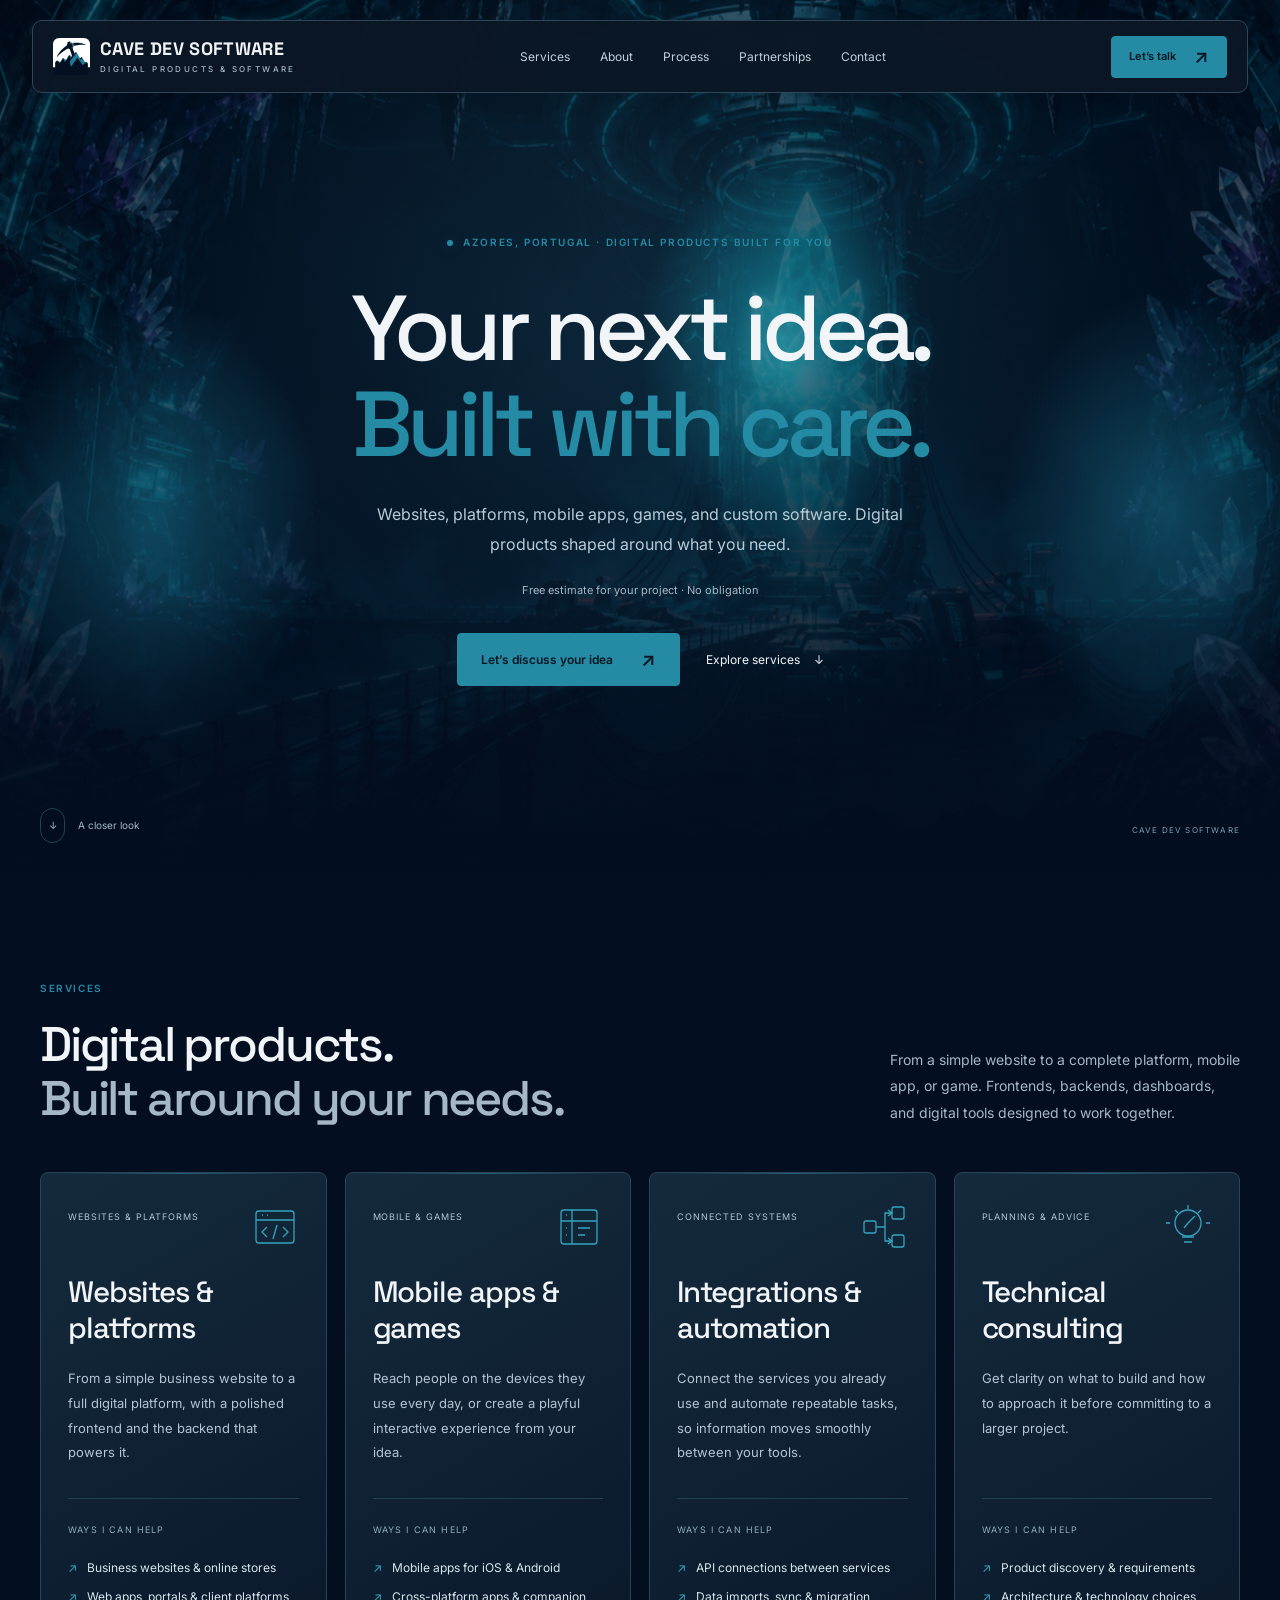
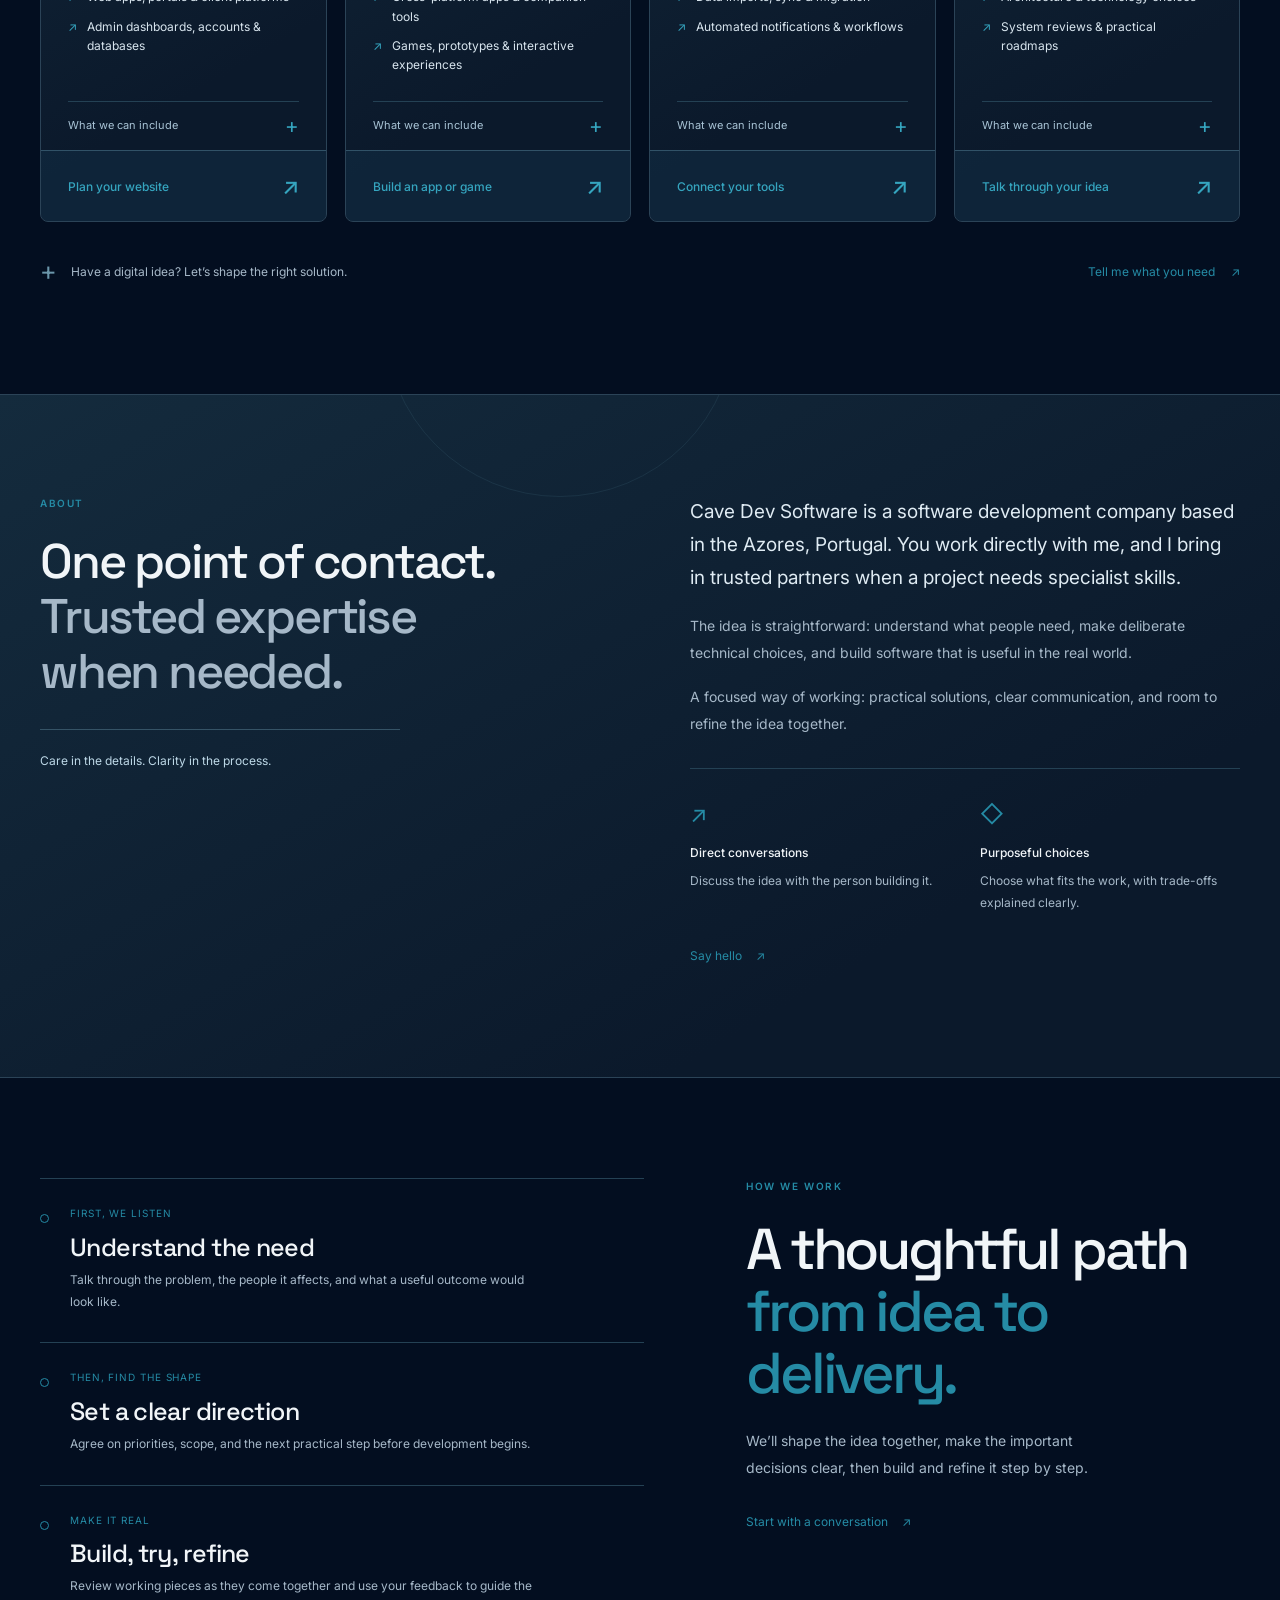
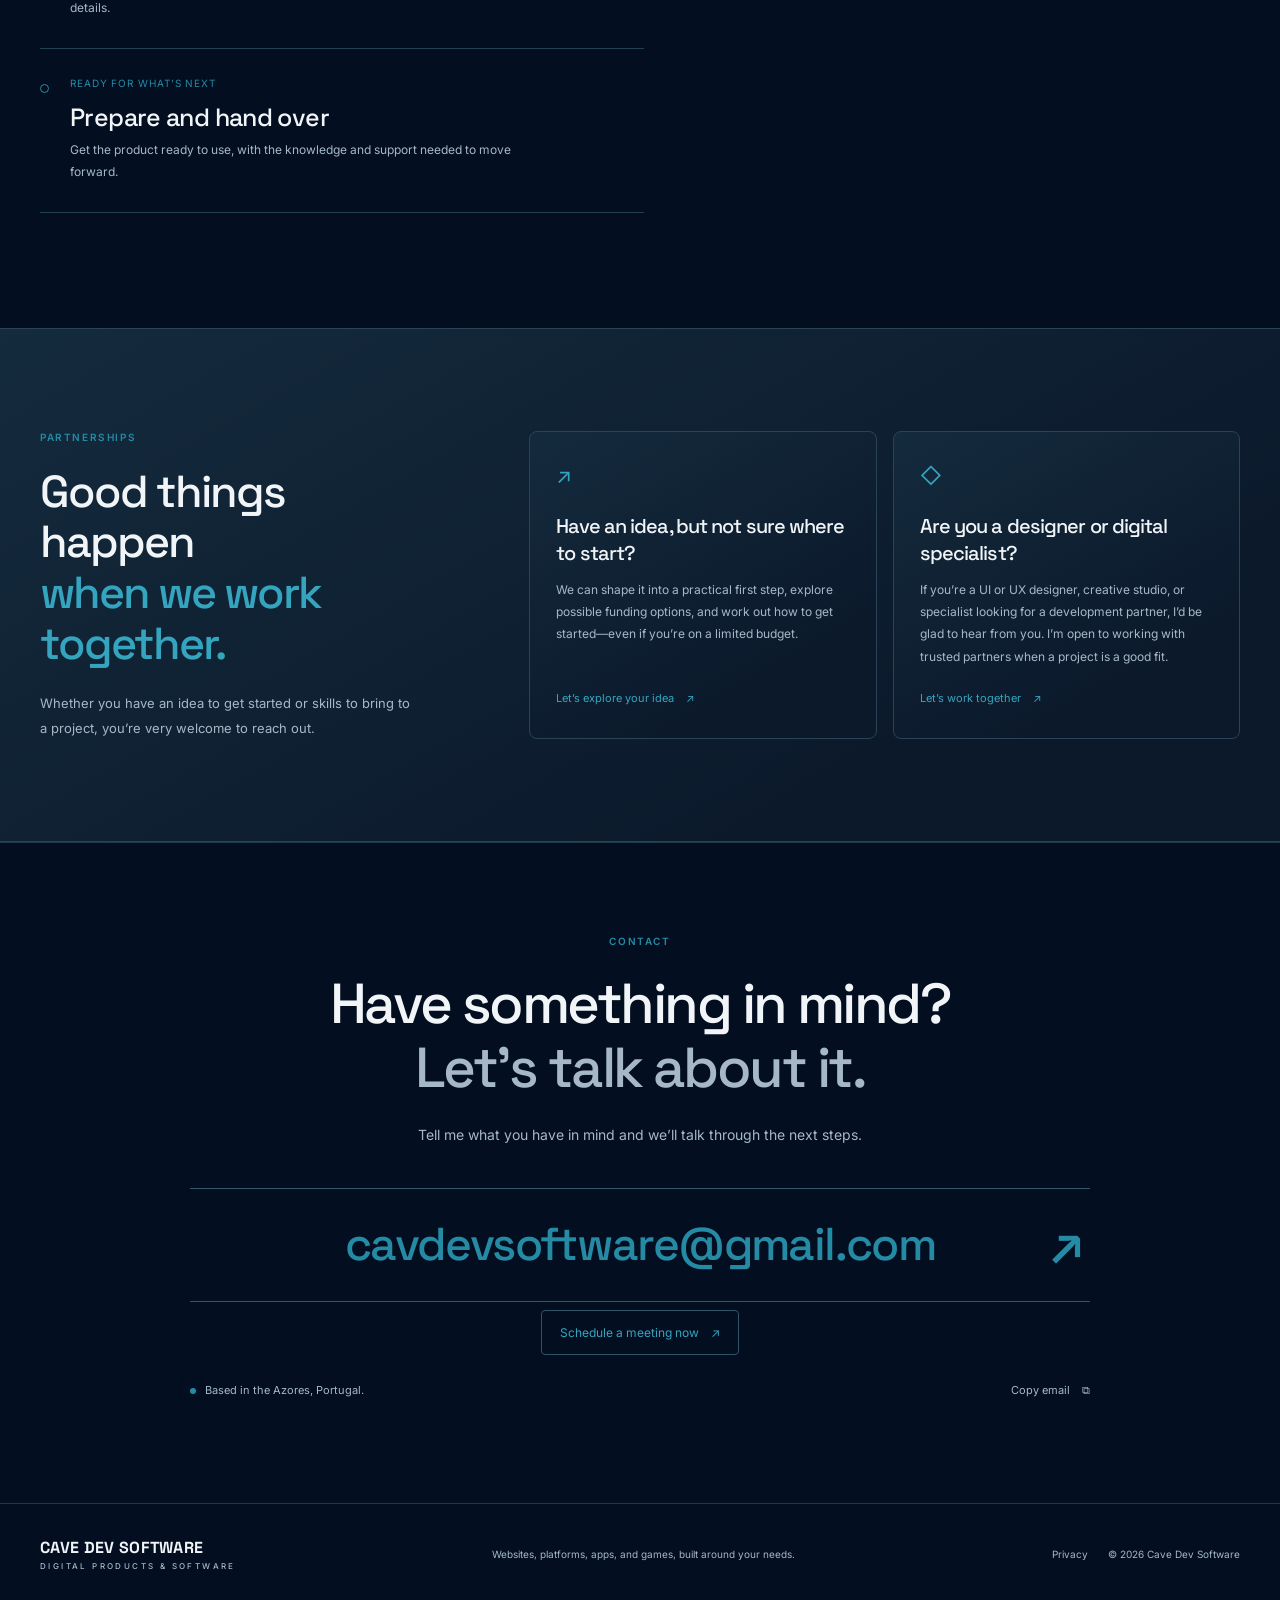
<file: index.html>
<!doctype html>
<html lang="en">
<head>
  <!-- Google Tag Manager -->
  <script async src="https://www.googletagmanager.com/gtm.js?id=GTM-WF3DTVF8"></script>
  <script>
    window.dataLayer = window.dataLayer || [];
    function gtag(){dataLayer.push(arguments);}
    gtag('js', new Date());
  </script>
  <!-- End Google Tag Manager -->
  <meta charset="utf-8">
  <meta name="viewport" content="width=device-width, initial-scale=1">
  <title>Cave Dev Software — Digital products built for you</title>
  <meta name="google-site-verification" content="AxSLtosupy99NXJg2mV-W5s4dvNe88Ine1-mh5pL6Ow" />
  <meta name="description" content="Websites, platforms, mobile apps, and games, built around your needs. Based in the Azores, Portugal.">
  <meta name="theme-color" content="#07111d">
  <link rel="canonical" href="https://cavedevsoftware.github.io/">
  <meta property="og:type" content="website">
  <meta property="og:title" content="Cave Dev Software — Digital products built for you">
  <meta property="og:description" content="Websites, platforms, mobile apps, and games, built around your needs. Based in the Azores, Portugal.">
  <meta property="og:url" content="https://cavedevsoftware.github.io/">
  <meta property="og:locale" content="en_GB">
  <meta property="og:image" content="https://cavedevsoftware.github.io/assets/logo.png">
  <meta name="twitter:card" content="summary">
  <link rel="icon" href="https://cavedevsoftware.github.io/assets/logo.png" type="image/png" sizes="512x512">
  <link rel="preconnect" href="https://fonts.googleapis.com">
  <link rel="preconnect" href="https://fonts.gstatic.com" crossorigin>
  <link href="https://fonts.googleapis.com/css2?family=Inter:wght@400;500;600;700&family=Space+Grotesk:wght@400;500;600;700&display=swap" rel="stylesheet">
  <link rel="stylesheet" href="assets/styles.css">
  <script type="application/ld+json">{"@context":"https://schema.org","@type":"Organization","name":"Cave Dev Software","url":"https://cavedevsoftware.github.io/","email":"cavdevsoftware@gmail.com","logo":"https://cavedevsoftware.github.io/assets/logo.png"}</script>
  <script src="assets/main.js" defer></script>
</head>
<body>
  <div class="reading-progress" aria-hidden="true"><span></span></div>
  <a class="skip-link" href="#main">Skip to content</a>
  <header class="site-header">
    <a href="#top" class="brand" aria-label="Cave Dev Software — Home">
      <img src="assets/logo.png" width="48" height="48" alt="">
      <span>CAVE DEV SOFTWARE<small>DIGITAL PRODUCTS & SOFTWARE</small></span>
    </a>
    <button id="menu-toggle" class="menu-toggle" aria-controls="site-navigation" aria-expanded="false" type="button" hidden>Menu <span aria-hidden="true">☰</span></button>
    <nav id="site-navigation" aria-label="Main navigation">
      <a href="#services">Services</a><a href="#about">About</a><a href="#process">Process</a><a href="#partnerships">Partnerships</a><a href="#contact">Contact</a>
    </nav>
    <div class="header-actions">
      <a class="button button-small header-cta" href="#contact">Let’s talk <span aria-hidden="true">↗</span></a>
    </div>
  </header>
  <main id="main" tabindex="-1">
    <section class="hero" id="top" aria-labelledby="hero-title">
      <div class="hero-landscape" aria-hidden="true"></div><div class="hero-glow" aria-hidden="true"></div>
      <div class="mineral-lines" aria-hidden="true"><i></i><i></i><i></i></div>
      <div class="hero-inner section-shell">
        <p class="eyebrow" data-reveal><span class="status-dot" aria-hidden="true"></span>Azores, Portugal · Digital products built for you</p>
        <h1 id="hero-title" data-reveal>Your next idea.<br><span>Built with care.</span></h1>
        <p class="hero-description" data-reveal>Websites, platforms, mobile apps, games, and custom software. Digital products shaped around what you need.</p>
        <p class="hero-note" data-reveal>Free estimate for your project · No obligation</p>
        <div class="hero-actions" data-reveal><a class="button" href="#contact">Let’s discuss your idea <span aria-hidden="true">↗</span></a><a class="text-link" href="#services">Explore services <span aria-hidden="true">↓</span></a></div>
      </div>
      <a class="scroll-cue" href="#services"><span aria-hidden="true">↓</span>A closer look</a>
      <p class="hero-signature" aria-hidden="true">CAVE DEV SOFTWARE</p>
    </section>
    <section class="services-section section-shell" id="services" aria-labelledby="services-title">
      <div class="section-heading"><div data-reveal><p class="eyebrow">Services</p><h2 id="services-title">Digital products.<br><span>Built around your needs.</span></h2></div><p data-reveal>From a simple website to a complete platform, mobile app, or game. Frontends, backends, dashboards, and digital tools designed to work together.</p></div>
      <div class="service-grid" data-stagger>
        <article class="service-card service-web" data-reveal>
          <div class="service-meta"><span>Websites &amp; platforms</span><svg class="service-icon" viewBox="0 0 48 48" width="48" height="48" fill="none" aria-hidden="true"><rect x="5" y="8" width="38" height="32" rx="3"/><path d="M5 17h38M11 12h1m4 0h1M16 24l-5 5 5 5m16-10 5 5-5 5m-6-12-4 14"/></svg></div>
          <h3>Websites &amp; platforms</h3><p class="service-description">From a simple business website to a full digital platform, with a polished frontend and the backend that powers it.</p>
          <p class="service-list-title">WAYS I CAN HELP</p><ul class="service-features"><li>Business websites &amp; online stores</li><li>Web apps, portals &amp; client platforms</li><li>Admin dashboards, accounts &amp; databases</li></ul>
          <details class="service-detail"><summary>What we can include<span aria-hidden="true">+</span></summary><p>Frontend design, backend services, user accounts, permissions, databases, admin tools, integrations, and search foundations. The features and scope are shaped around your goals.</p></details>
          <a class="service-cta" href="#contact">Plan your website<span aria-hidden="true">↗</span></a>
        </article>
        <article class="service-card service-tools" data-reveal>
          <div class="service-meta"><span>Mobile &amp; games</span><svg class="service-icon" viewBox="0 0 48 48" width="48" height="48" fill="none" aria-hidden="true"><rect x="6" y="7" width="36" height="34" rx="3"/><path d="M17 7v34M6 18h36M23 25h12m-12 7h7M11 12h1m-1 13h1m-1 7h1"/></svg></div>
          <h3>Mobile apps &amp; games</h3><p class="service-description">Reach people on the devices they use every day, or create a playful interactive experience from your idea.</p>
          <p class="service-list-title">WAYS I CAN HELP</p><ul class="service-features"><li>Mobile apps for iOS &amp; Android</li><li>Cross-platform apps &amp; companion tools</li><li>Games, prototypes &amp; interactive experiences</li></ul>
          <details class="service-detail"><summary>What we can include<span aria-hidden="true">+</span></summary><p>Plan the experience, design the key screens, build and test core features, connect to online services where needed, and prepare a clear handover.</p></details>
          <a class="service-cta" href="#contact">Build an app or game<span aria-hidden="true">↗</span></a>
        </article>
        <article class="service-card service-connect" data-reveal>
          <div class="service-meta"><span>Connected systems</span><svg class="service-icon" viewBox="0 0 48 48" width="48" height="48" fill="none" aria-hidden="true"><rect x="4" y="18" width="12" height="12" rx="2"/><rect x="32" y="4" width="12" height="12" rx="2"/><rect x="32" y="32" width="12" height="12" rx="2"/><path d="M16 24h9V10h7M25 24v14h7m-4-31 4 3-4 3m0 22 4 3-4 3"/></svg></div>
          <h3>Integrations &amp; automation</h3><p class="service-description">Connect the services you already use and automate repeatable tasks, so information moves smoothly between your tools.</p>
          <p class="service-list-title">WAYS I CAN HELP</p><ul class="service-features"><li>API connections between services</li><li>Data imports, sync &amp; migration</li><li>Automated notifications &amp; workflows</li></ul>
          <details class="service-detail"><summary>What we can include<span aria-hidden="true">+</span></summary><p>Plan the integration around your existing systems, their APIs, and data rules. Include validation, useful error messages, and recovery steps so the workflow is understandable and maintainable.</p></details>
          <a class="service-cta" href="#contact">Connect your tools<span aria-hidden="true">↗</span></a>
        </article>
        <article class="service-card service-consult" data-reveal>
          <div class="service-meta"><span>Planning &amp; advice</span><svg class="service-icon" viewBox="0 0 48 48" width="48" height="48" fill="none" aria-hidden="true"><circle cx="24" cy="20" r="13"/><path d="M18 34h12m-10 5h8M24 2v4m18 14h4M2 20h4m31-13-3 3M11 7l3 3m10 10 7-7m-7 7-4 5"/></svg></div>
          <h3>Technical consulting</h3><p class="service-description">Get clarity on what to build and how to approach it before committing to a larger project.</p>
          <p class="service-list-title">WAYS I CAN HELP</p><ul class="service-features"><li>Product discovery &amp; requirements</li><li>Architecture &amp; technology choices</li><li>System reviews &amp; practical roadmaps</li></ul>
          <details class="service-detail"><summary>What we can include<span aria-hidden="true">+</span></summary><p>Review your idea, current tools, constraints, and options; then outline a practical direction with clear trade-offs and next steps.</p></details>
          <a class="service-cta" href="#contact">Talk through your idea<span aria-hidden="true">↗</span></a>
        </article>
      </div>
      <div class="services-footnote" data-reveal><span class="small-cross" aria-hidden="true">+</span><p>Have a digital idea? Let’s shape the right solution.</p><a href="#contact">Tell me what you need <span aria-hidden="true">↗</span></a></div>
    </section>
<section class="about-section" id="about" aria-labelledby="about-title"><div class="section-shell about-grid">
      <div class="about-heading" data-reveal><p class="eyebrow">About</p><h2 id="about-title">One point of contact.<br><span>Trusted expertise when needed.</span></h2><p class="about-principle">Care in the details. Clarity in the process.</p></div>
      <div class="about-copy" data-reveal><p class="about-lead">Cave Dev Software is a software development company based in the Azores, Portugal. You work directly with me, and I bring in trusted partners when a project needs specialist skills.</p><p>The idea is straightforward: understand what people need, make deliberate technical choices, and build software that is useful in the real world.</p><p>A focused way of working: practical solutions, clear communication, and room to refine the idea together.</p><div class="about-values"><div><span aria-hidden="true">↗</span><strong>Direct conversations</strong><p>Discuss the idea with the person building it.</p></div><div><span aria-hidden="true">◇</span><strong>Purposeful choices</strong><p>Choose what fits the work, with trade-offs explained clearly.</p></div></div><a class="text-link" href="#contact">Say hello <span aria-hidden="true">↗</span></a></div>
    </div></section>
    <section class="process-section section-shell" id="process" aria-labelledby="process-title">
      <div class="process-intro" data-reveal><p class="eyebrow">How we work</p><h2 id="process-title">A thoughtful path<br><span>from idea to delivery.</span></h2><p>We’ll shape the idea together, make the important decisions clear, then build and refine it step by step.</p><a class="text-link" href="#contact">Start with a conversation <span aria-hidden="true">↗</span></a></div>
      <div class="process-journey" data-stagger aria-label="How a project takes shape">
        <article class="journey-stage" data-reveal><span class="journey-kicker">First, we listen</span><h3>Understand the need</h3><p>Talk through the problem, the people it affects, and what a useful outcome would look like.</p></article>
        <article class="journey-stage" data-reveal><span class="journey-kicker">Then, find the shape</span><h3>Set a clear direction</h3><p>Agree on priorities, scope, and the next practical step before development begins.</p></article>
        <article class="journey-stage" data-reveal><span class="journey-kicker">Make it real</span><h3>Build, try, refine</h3><p>Review working pieces as they come together and use your feedback to guide the details.</p></article>
        <article class="journey-stage" data-reveal><span class="journey-kicker">Ready for what’s next</span><h3>Prepare and hand over</h3><p>Get the product ready to use, with the knowledge and support needed to move forward.</p></article>
      </div>
    </section>
    <section class="partnership-section" id="partnerships" aria-labelledby="partnership-title">
      <div class="section-shell partnership-layout">
        <div class="partnership-heading" data-reveal><p class="eyebrow">Partnerships</p><h2 id="partnership-title">Good things happen<br><span>when we work together.</span></h2><p>Whether you have an idea to get started or skills to bring to a project, you’re very welcome to reach out.</p></div>
        <div class="partnership-grid" data-stagger>
          <article class="partnership-card" data-reveal><span class="partnership-mark" aria-hidden="true">↗</span><h3>Have an idea, but not sure where to start?</h3><p>We can shape it into a practical first step, explore possible funding options, and work out how to get started—even if you’re on a limited budget.</p><a href="#contact">Let’s explore your idea <span aria-hidden="true">↗</span></a></article>
          <article class="partnership-card" data-reveal><span class="partnership-mark" aria-hidden="true">◇</span><h3>Are you a designer or digital specialist?</h3><p>If you’re a UI or UX designer, creative studio, or specialist looking for a development partner, I’d be glad to hear from you. I’m open to working with trusted partners when a project is a good fit.</p><a href="mailto:cavdevsoftware@gmail.com?subject=Collaboration%20with%20Cave%20Dev%20Software">Let’s work together <span aria-hidden="true">↗</span></a></article>
        </div>
      </div>
    </section>
    <section class="contact-section" id="contact" aria-labelledby="contact-title">
      <div class="section-shell contact-email-layout">
        <p class="eyebrow" data-reveal>Contact</p>
        <h2 id="contact-title" data-reveal>Have something in mind?<br><span>Let’s talk about it.</span></h2>
        <p class="contact-intro" data-reveal>Tell me what you have in mind and we’ll talk through the next steps.</p>
        <a class="contact-email" id="target-email" href="mailto:cavdevsoftware@gmail.com" data-reveal><span>cavdevsoftware@gmail.com</span><span class="email-arrow" aria-hidden="true">↗</span></a>
        <a class="meeting-link" href="https://calendar.app.google/kMDCTRfWBCczmKkj9" target="_blank" rel="noopener noreferrer" data-reveal>Schedule a meeting now <span aria-hidden="true">↗</span></a>
        <div class="contact-bottom" data-reveal><p class="contact-location"><span class="status-dot" aria-hidden="true"></span>Based in the Azores, Portugal.</p><button class="copy-button" id="copy-btn" type="button" hidden>Copy email <span aria-hidden="true">⧉</span></button></div>
        <p id="copy-status" class="small-note" role="status" aria-live="polite"></p>
      </div>
    </section>
  </main>
  <footer class="site-footer section-shell"><a class="brand footer-brand" href="#top" aria-label="Cave Dev Software — Back to top"><span>CAVE DEV SOFTWARE<small>DIGITAL PRODUCTS & SOFTWARE</small></span></a><p>Websites, platforms, apps, and games, built around your needs.</p><div><a href="privacy.html">Privacy</a><span>© <span id="copyright-year">2026</span> Cave Dev Software</span></div></footer>
  <div class="cursor-glow" aria-hidden="true"></div>
</body>
</html>
</file>
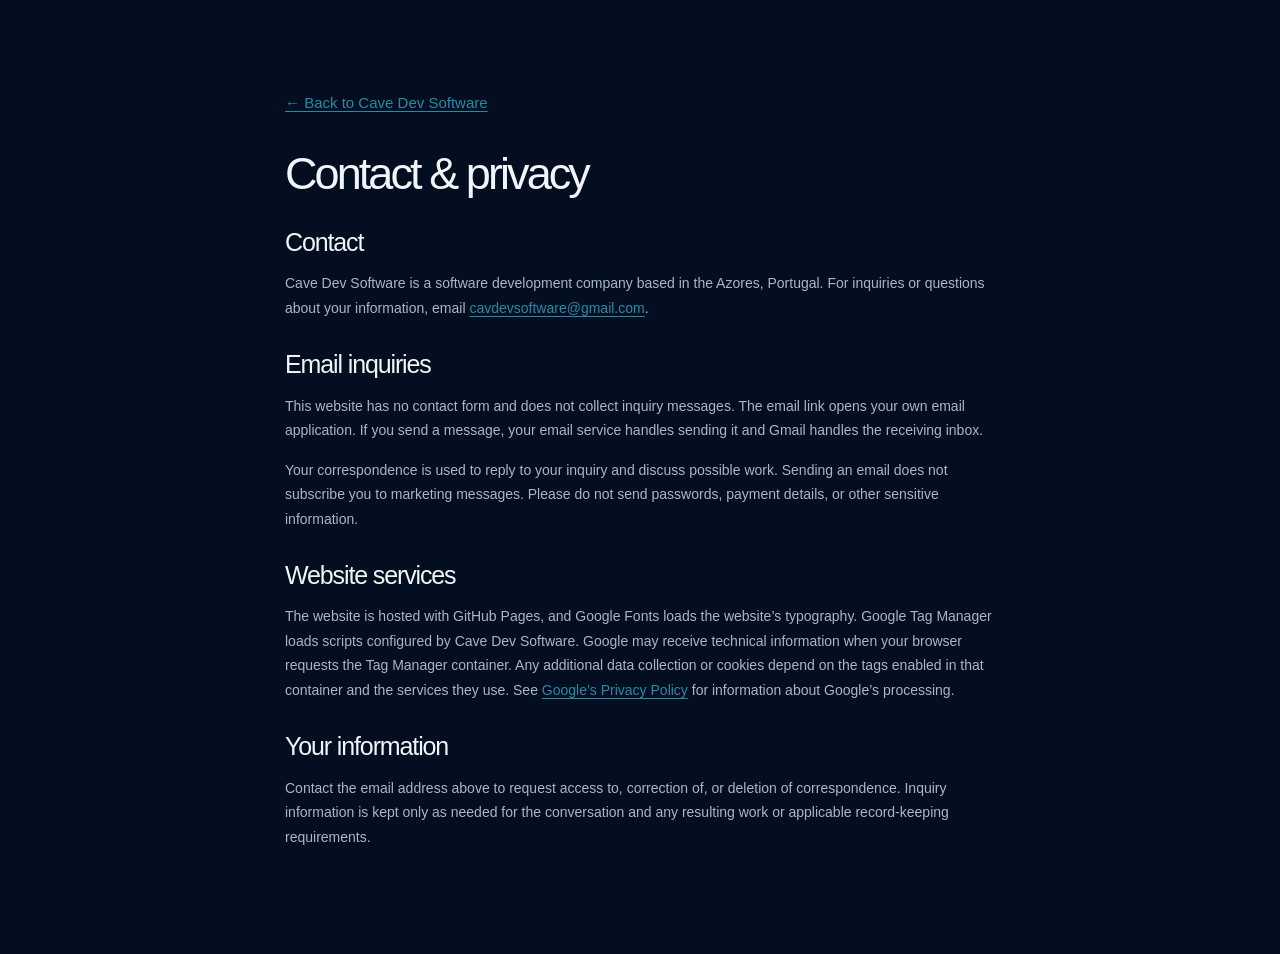
<file: privacy.html>
<!doctype html>
<html lang="en">
<head>
  <!-- Google Tag Manager -->
  <script async src="https://www.googletagmanager.com/gtm.js?id=GTM-WF3DTVF8"></script>
  <script>
    window.dataLayer = window.dataLayer || [];
    function gtag(){dataLayer.push(arguments);}
    gtag('js', new Date());
  </script>
  <!-- End Google Tag Manager -->
  <meta charset="utf-8">
  <meta name="viewport" content="width=device-width,initial-scale=1">
  <meta name="description" content="Contact and privacy information for Cave Dev Software.">
  <title>Contact &amp; privacy — Cave Dev Software</title>
  <link rel="canonical" href="https://cavedevsoftware.github.io/privacy.html">
  <link rel="stylesheet" href="assets/styles.css">
</head>
<body>
  <main class="privacy-page">
    <a href="./">← Back to Cave Dev Software</a>
    <h1>Contact &amp; privacy</h1>
    <h2>Contact</h2>
    <p>Cave Dev Software is a software development company based in the Azores, Portugal. For inquiries or questions about your information, email <a href="mailto:cavdevsoftware@gmail.com">cavdevsoftware@gmail.com</a>.</p>
    <h2>Email inquiries</h2>
    <p>This website has no contact form and does not collect inquiry messages. The email link opens your own email application. If you send a message, your email service handles sending it and Gmail handles the receiving inbox.</p>
    <p>Your correspondence is used to reply to your inquiry and discuss possible work. Sending an email does not subscribe you to marketing messages. Please do not send passwords, payment details, or other sensitive information.</p>
    <h2>Website services</h2>
    <p>The website is hosted with GitHub Pages, and Google Fonts loads the website’s typography. Google Tag Manager loads scripts configured by Cave Dev Software. Google may receive technical information when your browser requests the Tag Manager container. Any additional data collection or cookies depend on the tags enabled in that container and the services they use. See <a href="https://policies.google.com/privacy">Google’s Privacy Policy</a> for information about Google’s processing.</p>
    <h2>Your information</h2>
    <p>Contact the email address above to request access to, correction of, or deletion of correspondence. Inquiry information is kept only as needed for the conversation and any resulting work or applicable record-keeping requirements.</p>
  </main>
</body>
</html>
</file>
<file: assets/styles.css>
:root {
  color-scheme: dark;
  --bg: #030e20;
  --surface: #0b192b;
  --line: #244154;
  --muted: #a6b8c8;
  --text: #f1f5f8;
  --accent: #258ba5;
  --accent-bright: #35a5bf;
  --display: 'Space Grotesk', sans-serif;
  --body: 'Inter', sans-serif;
}
* { box-sizing: border-box; }
html { scroll-behavior: smooth; scroll-padding-top: 110px; }
body { margin: 0; background: var(--bg); color: var(--text); font: 15px/1.75 var(--body); }
h1,h2,h3,p { margin: 0; }
h1,h2,h3 { font-family: var(--display); font-weight: 500; letter-spacing: -.045em; line-height: 1.13; }
h2 { font-size: clamp(34px, 3.8vw, 50px); }
h2 span { color: var(--muted); }
a { color: inherit; text-decoration: none; }
button,input,select,textarea { font: inherit; }
button { cursor: pointer; color: inherit; }
a,button { touch-action: manipulation; -webkit-tap-highlight-color: transparent; }
[hidden] { display: none !important; }
:focus-visible { outline: 2px solid var(--accent); outline-offset: 5px; }
::selection { background: var(--accent); color: var(--bg); }
.section-shell { width: min(100%, 1280px); margin-inline: auto; padding-inline: 40px; }
.eyebrow { color: var(--accent); font-size: 10px; letter-spacing: .16em; font-weight: 600; text-transform: uppercase; }
.status-dot { display: inline-block; width: 6px; height: 6px; border-radius: 50%; background: var(--accent); box-shadow: 0 0 16px #258ba555; flex-shrink: 0; }
.skip-link { position: fixed; z-index: 100; top: 10px; left: 10px; background: var(--accent); color: var(--bg); padding: 12px 20px; transform: translateY(-160%); }
.skip-link:focus { transform: none; }
.reading-progress { height: 2px; position: fixed; top: 0; inset-inline: 0; z-index: 60; pointer-events: none; }
.reading-progress span { display: block; height: 100%; background: linear-gradient(90deg,#2c6f8a,var(--accent)); transform: scaleX(0); transform-origin: left; }
.site-header { position: fixed; z-index: 50; left: 50%; top: 20px; transform: translateX(-50%); display: flex; align-items: center; justify-content: space-between; gap: 25px; width: min(1280px,calc(100% - 64px)); padding: 13px 20px; background: #0b1724eb; border: 1px solid #304658; border-radius: 10px; backdrop-filter: blur(18px); box-shadow: 0 10px 40px #0002; transition: padding .3s, top .3s, border-color .3s; }
.site-header.is-scrolled { top: 12px; padding-block: 8px; border-color: #37596e; }
.brand { display: inline-flex; align-items: center; gap: 10px; flex-shrink: 0; }
.brand img { width: 37px; height: 37px; border-radius: 6px; object-fit: cover; }
.brand>span { font: 700 18px/1.1 var(--display); letter-spacing: .02em; }
.brand small { display: block; font: 500 8px var(--body); letter-spacing: .3em; color: var(--muted); margin-top: 5px; }
#site-navigation { display: flex; align-items: center; gap: 30px; font-size: 12px; }
#site-navigation a { position: relative; padding-block: 12px; color: #c2d0dc; }
#site-navigation a::after { content: ''; position: absolute; bottom: 6px; inset-inline: 0; height: 1px; background: var(--accent); transform: scaleX(0); transform-origin: left; transition: transform .25s; }
#site-navigation a:hover,#site-navigation a[aria-current] { color: var(--accent); }
#site-navigation a:hover::after,#site-navigation a[aria-current]::after { transform: scaleX(1); }
.header-actions { display: flex; gap: 18px; align-items: center; }
.motion-toggle { display: grid; place-items: center; width: 34px; height: 38px; background: transparent; color: var(--muted); border: 1px solid transparent; border-radius: 4px; }
.motion-toggle:hover { color: var(--accent); border-color: var(--line); }
.motion-toggle svg { fill: none; stroke: currentColor; stroke-width: 1.7; }
.menu-toggle { display: none; align-items: center; gap: 8px; min-height: 42px; padding: 8px 10px; border: 1px solid var(--line); background: transparent; border-radius: 4px; font-size: 12px; }
.button { display: inline-flex; align-items: center; justify-content: space-between; gap: 28px; padding: 15px 23px; min-height: 52px; background: var(--accent); color: #071723; border: 1px solid var(--accent); border-radius: 4px; font-size: 12px; font-weight: 600; transition: background .25s, box-shadow .25s, transform .25s; }
.button>span { font-size: 19px; line-height: 1; transition: transform .25s; }
.button:hover { background: #71c3d5; box-shadow: 0 10px 28px #8fd7e51f; transform: translateY(-2px); }
.button:hover>span { transform: translate(3px,-3px); }
.button-small { min-height: 42px; padding: 10px 17px; font-size: 11px; gap: 18px; }
.text-link { display: inline-flex; align-items: center; gap: 14px; min-height: 44px; font-size: 12px; }
.text-link>span { transition: transform .25s; }
.text-link:hover { color: var(--accent); }
.text-link:hover>span { transform: translateY(3px); }
.hero { min-height: 790px; min-height: min(880px,100svh); position: relative; display: grid; align-items: center; isolation: isolate; overflow: hidden; padding: 175px 0 135px; }
.hero::after { content: ''; position: absolute; z-index: -1; inset: auto 0 -1px; height: 220px; background: linear-gradient(0deg,var(--bg),transparent); pointer-events: none; }
.hero-landscape { position: absolute; inset: -25px; z-index: -3; background: linear-gradient(180deg,#030e20a8,#030e20d9 65%,var(--bg)),url('./hero-cavern.png'); background-size: auto,106% 106%; background-position: center,50% 50%; background-repeat: no-repeat; transform: translateZ(0) scale(1.04); backface-visibility: hidden; }
.hero-glow { position: absolute; inset: 0; z-index: -2; background: radial-gradient(ellipse at 50% 35%,#387c9733,transparent 60%); animation: glow-drift 13s ease-in-out infinite alternate; }
.hero-glow::before { content: ''; position: absolute; inset: 0; background: radial-gradient(ellipse 11% 23% at 61% 39%,#45f2ff70 0, #14b9d44d 34%,transparent 100%),radial-gradient(ellipse 13% 25% at 12% 59%,#32d8ff44 0,transparent 100%),radial-gradient(ellipse 13% 25% at 91% 58%,#32d8ff44 0,transparent 100%); mix-blend-mode: screen; animation: crystal-glow 5s ease-in-out infinite alternate; }
.hero-inner { text-align: center; max-width: 1060px; }
.hero .eyebrow { display: flex; align-items: center; justify-content: center; gap: 10px; }
h1 { font-size: clamp(58px,7.2vw,100px); letter-spacing: -.065em; line-height: 1.04; margin-top: 29px; }
h1>span { color: var(--accent); }
.hero-description { max-width: 590px; margin: 26px auto 0; color: #b8cbd9; font-size: 16px; line-height: 1.9; }
.hero-actions { display: flex; justify-content: center; align-items: center; flex-wrap: wrap; gap: 26px; margin-top: 32px; }
.hero-note { font-size: 11px; color: var(--muted); margin-top: 22px; }
.scroll-cue { position: absolute; bottom: 37px; left: max(40px,calc((100% - 1200px)/2)); display: flex; align-items: center; gap: 13px; color: var(--muted); font-size: 10px; }
.scroll-cue>span { display: grid; place-items: center; width: 25px; height: 35px; border: 1px solid var(--line); border-radius: 14px; animation: scroll-nudge 2.8s ease-in-out infinite; }
.hero-signature { position: absolute; bottom: 43px; right: max(40px,calc((100% - 1200px)/2)); color: #7c9caf; letter-spacing: .15em; font-size: 8px; }
.mineral-lines { position: absolute; inset: 0; z-index: -1; pointer-events: none; overflow: hidden; }
.mineral-lines i { display: block; position: absolute; width: 58vw; height: 1px; background: linear-gradient(90deg,transparent,#3b9bb333,transparent); left: -20%; top: 20%; transform: rotate(-30deg); animation: mineral-travel 19s ease-in-out infinite alternate; }
.mineral-lines i:nth-child(2) { top: 65%; left: 65%; animation-delay: -6s; opacity: .6; }
.mineral-lines i:nth-child(3) { top: 100%; left: 5%; animation-delay: -11s; opacity: .35; }
.services-section { padding-block: 100px; }
.section-heading { display: flex; align-items: flex-end; justify-content: space-between; gap: 65px; margin-bottom: 46px; }
.section-heading h2 { margin-top: 19px; }
.section-heading>p { max-width: 350px; font-size: 14px; color: var(--muted); line-height: 1.9; }
.service-grid { display: grid; grid-template-columns: repeat(4,minmax(0,1fr)); gap: 18px; align-items: stretch; }
.service-card { --card-accent: var(--accent-bright); position: relative; overflow: hidden; display: flex; flex-direction: column; height: 100%; padding: 30px 27px 0; border: 1px solid #2b4357; border-radius: 8px; background: linear-gradient(150deg,#142b3d,#0b192b 75%); isolation: isolate; transition: border-color .3s, box-shadow .3s, transform .3s; }
.service-card::after { content: ''; position: absolute; top: 0; height: 1px; inset-inline: 20px; background: linear-gradient(90deg,transparent,var(--card-accent),transparent); opacity: .45; transition: opacity .3s; }
.service-card:hover,.service-card:focus-within { border-color: #426276; }
.service-meta { display: flex; align-items: flex-start; justify-content: space-between; gap: 12px; margin-bottom: 24px; }
.service-meta>span { padding-top: 6px; font-size: 9px; letter-spacing: .11em; text-transform: uppercase; color: #b1c6d6; }
.service-icon { color: var(--card-accent); stroke: currentColor; stroke-width: 1.3; flex-shrink: 0; transition: transform .4s; }
.service-card:hover .service-icon { transform: translateY(-3px); }
.service-card h3 { font-size: clamp(24px,2.3vw,31px); line-height: 1.2; letter-spacing: -.035em; min-height: 76px; max-width: 280px; }
.service-description { color: #b3c5d4; font-size: 13px; line-height: 1.9; min-height: 106px; margin-top: 15px; }
.service-list-title { margin-top: 26px; padding-top: 23px; border-top: 1px solid var(--line); font-size: 9px; letter-spacing: .13em; color: #92adbf; }
.service-features { padding: 0; margin: 15px 0 22px; list-style: none; min-height: 102px; }
.service-features li { display: flex; align-items: baseline; gap: 10px; color: #d8e5ee; font-size: 12px; padding-block: 5px; line-height: 1.6; }
.service-features li::before { content: '↗'; color: var(--card-accent); font-size: 12px; flex-shrink: 0; }
.service-detail { border-top: 1px solid var(--line); margin-top: auto; }
.service-detail summary { min-height: 48px; display: flex; align-items: center; justify-content: space-between; gap: 10px; cursor: pointer; font-size: 11px; color: #a9c4d6; list-style: none; }
.service-detail summary::-webkit-details-marker { display: none; }
.service-detail summary>span { font-size: 21px; color: var(--card-accent); transition: transform .25s; }
.service-detail[open] summary>span { transform: rotate(45deg); }
.service-detail p { font-size: 12px; color: var(--muted); line-height: 1.9; padding-bottom: 20px; animation: detail-enter .3s both; }
.service-cta { display: flex; align-items: center; justify-content: space-between; gap: 12px; min-height: 64px; margin-inline: -27px; padding: 15px 27px; border-top: 1px solid #315267; background: #12314880; font-size: 12px; font-weight: 500; color: var(--accent-bright); transition: background .25s; }
.service-cta>span { font-size: 23px; transition: transform .25s; }
.service-cta:hover { background: #18445c; }
.service-cta:hover>span { transform: translate(3px,-3px); }
.services-footnote { display: flex; align-items: center; gap: 14px; margin-top: 26px; color: var(--muted); font-size: 12px; }
.small-cross { font-size: 26px; color: #6b96aa; }
.services-footnote>a { display: flex; align-items: center; gap: 16px; min-height: 44px; margin-left: auto; color: var(--accent); }
.partnership-section { background: linear-gradient(150deg,#142b3d,#0b192b 75%); border-block: 1px solid #2b4357; }
.partnership-layout { display: grid; grid-template-columns: .72fr 1.28fr; gap: clamp(42px,7vw,90px); align-items: center; padding-block: 100px; }
.partnership-heading h2 { margin-top: 20px; font-size: clamp(34px,3.5vw,47px); }
.partnership-heading h2 span { color: var(--accent-bright); }
.partnership-heading>p:last-child { max-width: 370px; margin-top: 22px; color: var(--muted); font-size: 13px; line-height: 1.9; }
.partnership-grid { display: grid; grid-template-columns: repeat(2,minmax(0,1fr)); gap: 16px; align-items: stretch; }
.partnership-card { display: flex; flex-direction: column; align-items: flex-start; padding: 26px; border: 1px solid #2b4357; border-radius: 8px; background: linear-gradient(150deg,#142b3d,#0b192b 75%); transition: border-color .25s,transform .25s; }
.partnership-card:hover { border-color: #426276; transform: translateY(-3px); }
.partnership-mark { color: var(--accent-bright); font-size: 21px; }
.partnership-card h3 { margin-top: 18px; font-size: 20px; line-height: 1.35; }
.partnership-card p { margin-top: 12px; color: var(--muted); font-size: 12px; line-height: 1.85; }
.partnership-card>a { display: flex; align-items: center; gap: 12px; min-height: 44px; margin-top: auto; padding-top: 18px; color: var(--accent-bright); font-size: 11px; }
.about-section { position: relative; background: linear-gradient(150deg,#142b3d,#0b192b 75%); border-block: 1px solid #2b4357; overflow: hidden; }
.about-section::before { content: ''; position: absolute; width: 350px; height: 350px; top: -250px; left: 30%; border: 1px solid #70a8c01c; border-radius: 50%; pointer-events: none; }
.about-grid { display: grid; grid-template-columns: 1fr 1fr; gap: 100px; padding-block: 100px; align-items: start; }
.about-heading h2 { margin-top: 22px; max-width: 480px; }
.about-principle { margin-top: 30px; padding-top: 20px; border-top: 1px solid #355366; color: #bdd8e7; font-size: 12px; max-width: 360px; }
.about-copy>p { font-size: 14px; color: var(--muted); line-height: 1.95; margin-top: 17px; }
.about-copy .about-lead { margin-top: 0; font-size: 19px; line-height: 1.75; color: #dfebf3; }
.about-values { display: grid; grid-template-columns: 1fr 1fr; gap: 30px; margin: 30px 0 20px; padding-top: 25px; border-top: 1px solid var(--line); }
.about-values>div>span { color: var(--accent); font-size: 23px; }
.about-values strong { display: block; font-size: 12px; font-weight: 500; margin-top: 8px; }
.about-values p { color: var(--muted); font-size: 12px; line-height: 1.8; margin-top: 7px; }
.about-copy>.text-link { color: var(--accent); }
.process-section { padding-block: 100px 115px; }
.process-steps { list-style: none; padding: 0; margin: 0; display: grid; grid-template-columns: repeat(4,minmax(0,1fr)); gap: 30px; position: relative; }
.process-steps::before { content: ''; position: absolute; top: 18px; height: 1px; left: 20px; right: 20px; background: linear-gradient(90deg,#237f99,var(--line)); transform-origin: left; }
.process-steps li { position: relative; }
.step-marker { display: grid; place-items: center; width: 37px; height: 37px; border: 1px solid #28738d; background: var(--bg); border-radius: 50%; color: var(--accent); font-size: 10px; position: relative; transition: background .3s,box-shadow .3s; }
.process-steps li:hover .step-marker { background: #173a4d; box-shadow: 0 0 25px #7ab9d32b; }
.process-steps h3 { font-size: 20px; line-height: 1.3; letter-spacing: -.025em; margin: 23px 0 13px; }
.process-steps p { font-size: 13px; color: var(--muted); line-height: 1.9; }
.step-output { display: block; color: var(--accent); font-size: 10px; margin-top: 19px; }
.contact-section { position: relative; background: #030e20; border-block: 1px solid #1d394a; }
 .contact-email-layout { padding-block: 90px; text-align: center; }
.contact-email-layout h2 { margin-top: 22px; font-size: clamp(38px,4.4vw,60px); }
.contact-intro { max-width: 550px; margin: 24px auto 0; color: var(--muted); font-size: 14px; }
.contact-email { position: relative; display: flex; align-items: center; justify-content: center; gap: 25px; max-width: 900px; margin: 40px auto 0; padding: 26px 48px; border-block: 1px solid #36566e; font: 500 clamp(22px,3.6vw,47px)/1.3 var(--display); letter-spacing: -.035em; color: var(--accent); text-align: center; transition: color .3s; }
.contact-email>span:first-child { overflow-wrap: anywhere; min-width: 0; }
.email-arrow { position: absolute; right: 8px; font-size: 1.2em; transition: transform .35s; }
.contact-email:hover { color: #c9f3fa; }
.contact-email:hover .email-arrow { transform: translate(5px,-5px); }
.meeting-link { display: inline-flex; align-items: center; gap: 12px; margin-top: 8px; padding: 11px 18px; border: 1px solid #315267; border-radius: 4px; color: var(--accent-bright); font-size: 12px; transition: background .25s,border-color .25s; }
.meeting-link:hover { background: #12314880; border-color: var(--accent-bright); }
.contact-bottom { max-width: 900px; display: flex; justify-content: space-between; gap: 20px; align-items: center; margin: 14px auto 0; }
.contact-location { display: flex; align-items: center; gap: 9px; font-size: 11px; color: var(--muted); text-align: left; }
.copy-button { display: inline-flex; align-items: center; gap: 12px; background: none; border: 0; padding: 8px 0; min-height: 44px; color: var(--muted); font-size: 11px; flex-shrink: 0; }
.copy-button:hover { color: var(--accent); }
.small-note { margin-top: 12px; color: var(--muted); font-size: 11px; }
#copy-status:empty { display: none; }
.site-footer { display: flex; align-items: center; justify-content: space-between; gap: 25px; padding-block: 35px; }
.footer-brand>span { font-size: 16px; }
.site-footer>p { font-size: 10px; color: var(--muted); }
.site-footer>div { display: flex; gap: 20px; color: var(--muted); font-size: 10px; }
.site-footer>div>a:hover { color: var(--accent); }
.cursor-glow { position: fixed; z-index: 90; left: var(--cursor-x,-500px); top: var(--cursor-y,-500px); width: 390px; height: 390px; border-radius: 50%; pointer-events: none; opacity: 0; transform: translate(-50%,-50%); background: radial-gradient(circle,#35a5bf35 0,#258ba51c 25%,#258ba50a 48%,transparent 72%); mix-blend-mode: screen; transition: opacity .22s ease; }
.cursor-glow.is-visible { opacity: .75; }
@media (hover:none),(pointer:coarse) { .cursor-glow { display: none; } }
.privacy-page { max-width: 760px; margin: auto; padding: 90px 25px; }
.privacy-page h1 { font-size: 45px; margin-top: 35px; }
.privacy-page h2 { font-size: 25px; margin: 30px 0 12px; }
.privacy-page p { color: var(--muted); font-size: 14px; margin-block: 15px; }
.privacy-page a { color: var(--accent); text-decoration: underline; text-underline-offset: 3px; }
/* Content is visible by default. JavaScript opts in only when motion is allowed. */
.motion-ready [data-reveal] { opacity: 0; transform: translateY(24px); transition: opacity .7s ease var(--reveal-delay,0ms),transform .7s cubic-bezier(.2,.7,.2,1) var(--reveal-delay,0ms); }
.motion-ready [data-reveal].is-visible { opacity: 1; transform: translateY(0); }
.motion-ready .hero-inner>[data-reveal] { animation: hero-arrive .9s cubic-bezier(.2,.7,.2,1) both; }
.motion-ready .hero-inner>[data-reveal]:nth-child(1) { animation-delay: .12s; }
.motion-ready .hero-inner>[data-reveal]:nth-child(2) { animation-delay: .3s; }
.motion-ready .hero-inner>[data-reveal]:nth-child(3) { animation-delay: .48s; }
.motion-ready .hero-inner>[data-reveal]:nth-child(4) { animation-delay: .66s; }
.motion-ready .hero-inner>[data-reveal]:nth-child(5) { animation-delay: .82s; }
.hero-glow { animation: glow-drift 13s ease-in-out infinite alternate; }
.mineral-lines i { animation: mineral-travel 19s ease-in-out infinite alternate; }
.mineral-lines i:nth-child(2) { animation-delay: -6s; }
.mineral-lines i:nth-child(3) { animation-delay: -11s; }
.scroll-cue>span { animation: scroll-nudge 2.8s ease-in-out infinite; }
.motion-ready .process-steps::before { transform: scaleX(0); transition: transform 1.2s ease; }
.motion-ready .process-steps.is-visible::before { transform: scaleX(1); }
.process-section { display: grid; grid-template-columns: minmax(260px,1.1fr) minmax(0,.9fr); gap: clamp(44px,8vw,120px); align-items: start; }
.process-intro { grid-column: 2; grid-row: 1; }
.process-journey { grid-column: 1; grid-row: 1; }
.process-intro { position: sticky; top: 140px; }
.process-intro h2 { font-size: clamp(38px,4.5vw,61px); line-height: 1.08; letter-spacing: -.055em; margin: 22px 0 24px; }
.process-intro h2 span { color: var(--accent); }
.process-intro>p:not(.eyebrow) { max-width: 390px; color: var(--muted); font-size: 14px; line-height: 1.9; }
.process-intro .text-link { color: var(--accent); margin-top: 18px; }
.process-journey { border-top: 1px solid var(--line); }
.journey-stage { position: relative; padding: 26px 12px 30px 30px; border-bottom: 1px solid var(--line); transition: padding .35s ease,background .35s ease; }
.journey-stage::before { content: ''; position: absolute; left: 0; top: 35px; width: 7px; height: 7px; border: 1px solid var(--accent); border-radius: 50%; background: var(--bg); transition: background .3s,box-shadow .3s,transform .3s; }
.journey-stage:hover { padding-left: 40px; background: linear-gradient(90deg,#258ba50a,transparent 75%); }
.journey-stage:hover::before { background: var(--accent); box-shadow: 0 0 18px #258ba580; transform: scale(1.2); }
.journey-kicker { display: block; color: var(--accent); font-size: 10px; letter-spacing: .09em; text-transform: uppercase; }
.journey-stage h3 { margin: 10px 0 8px; font-size: clamp(19px,2vw,25px); font-weight: 500; letter-spacing: -.025em; }
.journey-stage p { max-width: 480px; color: var(--muted); font-size: 12px; line-height: 1.8; }
@media (prefers-reduced-motion:no-preference) {
  .journey-stage { animation: journey-enter .8s both; }
  .journey-stage:nth-child(2) { animation-delay: .12s; }
  .journey-stage:nth-child(3) { animation-delay: .24s; }
  .journey-stage:nth-child(4) { animation-delay: .36s; }
}
@keyframes journey-enter { from { opacity: .35; transform: translateY(18px); } to { opacity: 1; transform: translateY(0); } }
@media (max-width:850px) { .process-section { grid-template-columns: 1fr; gap: 42px; } .process-intro,.process-journey { grid-column: auto; grid-row: auto; } .process-intro { position: static; } }
@media (hover:hover) and (pointer:fine) { .service-card:hover { transform: translateY(-7px); } }
@media (hover:hover) and (pointer:fine) { .motion-ready .service-card.is-visible:hover { transform: translateY(-7px); } }
@keyframes glow-drift { from { transform: translate(-3%,-2%) scale(1); opacity: .5; } to { transform: translate(3%,3%) scale(1.15); opacity: 1; } }
@keyframes crystal-glow { from { opacity: .38; filter: blur(2px); transform: scale(.985); } to { opacity: .95; filter: blur(9px); transform: scale(1.035); } }
@keyframes hero-arrive { from { opacity: 0; transform: translateY(26px); filter: blur(5px); } to { opacity: 1; transform: translateY(0); filter: blur(0); } }
@keyframes mineral-travel { from { transform: rotate(-30deg) translateX(-15%); opacity: .2; } to { transform: rotate(-30deg) translateX(20%); opacity: .7; } }
@keyframes scroll-nudge { 0%,100% { transform: translateY(0); } 50% { transform: translateY(5px); } }
@keyframes detail-enter { from { opacity: 0; transform: translateY(-4px); } to { opacity: 1; transform: translateY(0); } }
@media (max-width:1100px) {
  .section-shell { padding-inline: 30px; }
  .site-header { width: calc(100% - 40px); }
  .hero { min-height: 790px; }
  .service-grid { grid-template-columns: repeat(2,minmax(0,1fr)); gap: 14px; }
  .service-card { padding: 25px 21px 0; }
  .service-card h3 { font-size: 26px; min-height: 95px; }
  .service-description { min-height: 148px; }
  .service-features { min-height: 140px; }
  .service-cta { margin-inline: -21px; padding-inline: 21px; }
  .about-grid { gap: 55px; }
  .service-meta>span { max-width: 105px; font-size: 8px; }
  .service-icon { width: 40px; height: 40px; }
}
@media (max-width:850px) {
  .site-header { flex-wrap: wrap; gap: 10px; padding: 10px 15px; }
  .header-actions { order: 1; margin-left: auto; gap: 12px; }
  .js .menu-toggle:not([hidden]) { display: flex; order: 2; }
  #site-navigation { order: 3; flex-basis: 100%; justify-content: center; flex-wrap: wrap; gap: 20px; border-top: 1px solid var(--line); padding-top: 8px; }
  .js #site-navigation { display: none; }
  .js #site-navigation.is-open { display: flex; }
  .hero { min-height: 760px; padding-top: 170px; padding-bottom: 135px; }
  .hero h1 { font-size: clamp(60px,10vw,86px); }
  .service-grid { grid-template-columns: 1fr; gap: 20px; }
  .service-card { display: grid; grid-template-columns: 1fr 1fr; column-gap: 35px; padding: 30px 30px 0; }
  .service-meta { grid-column: 1; margin-bottom: 20px; }
  .service-meta>span { max-width: none; font-size: 9px; }
  .service-card h3 { grid-column: 1; grid-row: 2; min-height: 0; max-width: none; font-size: 32px; }
  .service-description { grid-column: 1; grid-row: 3/5; min-height: 0; margin-top: 18px; padding-bottom: 25px; }
  .service-list-title { grid-column: 2; grid-row: 1; margin-top: 7px; padding-top: 0; border-top: 0; }
  .service-features { grid-column: 2; grid-row: 2/4; min-height: 0; margin-top: 0; }
  .service-detail { grid-column: 2; grid-row: 4; align-self: start; }
  .service-cta { grid-column: 1/-1; margin-inline: -30px; padding-inline: 30px; margin-top: 18px; }
  .section-heading { align-items: start; gap: 30px; }
  .section-heading>p { max-width: 260px; font-size: 13px; }
  .about-grid { gap: 35px; }
  .partnership-layout { grid-template-columns: 1fr; gap: 38px; padding-block: 75px; }
  .about-heading h2 { font-size: 35px; }
  .about-copy .about-lead { font-size: 17px; }
  .about-copy>p { font-size: 13px; }
  .process-steps { grid-template-columns: 1fr 1fr; gap: 40px 30px; }
  .process-steps::before { display: none; }
  .process-steps li { padding-top: 20px; border-top: 1px solid var(--line); }
  .step-marker { position: absolute; top: -19px; }
  .process-steps h3 { margin-top: 15px; }
  .site-footer { flex-wrap: wrap; }
  .site-footer>div { width: 100%; justify-content: space-between; }
}
@media (max-width:600px) {
  html { scroll-padding-top: 95px; }
  .section-shell { padding-inline: 22px; }
  .site-header { top: 14px; width: calc(100% - 28px); padding: 9px 11px; }
  .site-header.is-scrolled { top: 9px; padding-block: 8px; }
  .partnership-grid { grid-template-columns: 1fr; }
  .brand img { width: 31px; height: 31px; }
  .brand>span { font-size: 15px; }
  .brand small { font-size: 7px; }
  .header-cta { display: none; }
  .header-actions { gap: 5px; }
  .motion-toggle { width: 30px; min-height: 42px; }
  .menu-toggle { font-size: 11px; padding-inline: 9px; }
  .hero { min-height: 735px; min-height: max(700px,92svh); padding-top: 155px; padding-bottom: 125px; }
  .hero h1 { font-size: clamp(53px,12.4vw,74px); line-height: 1.08; margin-top: 25px; }
  .hero .eyebrow { font-size: 8px; letter-spacing: .1em; line-height: 1.9; max-width: 280px; margin-inline: auto; }
  .hero-description { font-size: 14px; line-height: 1.85; margin-top: 25px; }
  .hero-actions { gap: 15px; margin-top: 27px; }
  .hero-actions>.button { font-size: 11px; padding-inline: 18px; gap: 20px; }
  .hero-actions>.text-link { font-size: 11px; }
  .hero-note { font-size: 10px; line-height: 1.8; max-width: 280px; margin: 19px auto 0; }
  .hero-signature { display: none; }
  .scroll-cue { left: 22px; bottom: 29px; font-size: 9px; }
  .services-section,.process-section { padding-block: 70px; }
  .section-heading { display: block; margin-bottom: 30px; }
  .section-heading h2 { font-size: 35px; margin-top: 16px; }
  .section-heading>p { max-width: none; font-size: 13px; margin-top: 20px; }
  .service-card { display: flex; padding: 25px 24px 0; }
  .service-meta { margin-bottom: 23px; }
  .service-card h3 { font-size: 31px; max-width: 280px; }
  .service-description { padding: 0; margin-top: 16px; font-size: 14px; min-height: 0; }
  .service-list-title { border-top: 1px solid var(--line); padding-top: 22px; margin-top: 24px; }
  .service-features { margin: 13px 0 20px; }
  .service-features li { font-size: 13px; padding-block: 6px; }
  .service-detail { width: 100%; }
  .service-detail summary { font-size: 12px; min-height: 52px; }
  .service-detail p { font-size: 13px; }
  .service-cta { margin-inline: -24px; padding-inline: 24px; margin-top: 0; font-size: 13px; min-height: 66px; }
  .services-footnote { flex-wrap: wrap; align-items: flex-start; gap: 8px 12px; font-size: 11px; }
  .services-footnote p { max-width: 250px; padding-top: 5px; }
  .services-footnote>a { margin-left: 27px; min-height: 36px; }
  .about-grid { grid-template-columns: 1fr; gap: 33px; padding-block: 65px; }
  .about-heading h2 { font-size: 37px; }
  .about-principle { margin-top: 22px; padding-top: 18px; font-size: 11px; }
  .about-copy .about-lead { font-size: 18px; }
  .about-copy>p { font-size: 14px; }
  .about-values { gap: 23px; }
  .about-values p { font-size: 12px; }
  .process-steps { gap: 40px 22px; }
  .process-steps h3 { font-size: 19px; }
  .process-steps p { font-size: 12px; }
  .step-output { font-size: 9px; }
  .contact-email { font-size: 20px; margin-top: 22px; }
  .contact-location { font-size: 9px; margin-top: 15px; }
  .site-footer { gap: 18px; padding-block: 30px; }
  .site-footer>p { max-width: 170px; text-align: right; font-size: 9px; }
  .site-footer>div { gap: 12px; font-size: 9px; }
  .privacy-page { padding-top: 60px; }
  .privacy-page h1 { font-size: 38px; }
}
@media (max-width:359px) {
  .brand { gap: 7px; }
  .brand>span { font-size: 14px; }
  .menu-toggle { font-size: 0; width: 38px; justify-content: center; }
  .menu-toggle>span { font-size: 16px; }
  .service-card { padding: 24px 20px 0; }
  .service-card h3 { font-size: 28px; }
  .service-cta { margin-inline: -20px; padding-inline: 20px; }
  .contact-email { font-size: 18px; }
}
/* System preferences and the visible pause control always override motion. */
html[data-motion=off] *,html[data-motion=off] *::before,html[data-motion=off] *::after { animation: none !important; transition: none !important; scroll-behavior: auto !important; }
html[data-motion=off] [data-reveal] { opacity: 1 !important; transform: none !important; }
html[data-motion=off] .hero-landscape { transform: scale(1.04); }
html[data-motion=off] .process-steps::before { transform: scaleX(1); }
html[data-motion=off] .button,html[data-motion=off] .button>span,html[data-motion=off] .service-icon,html[data-motion=off] .email-arrow { transform: none !important; }
@media (prefers-reduced-motion:reduce) {
  html { scroll-behavior: auto; }
}

@media(max-width:600px) {
  .contact-email-layout { padding-block: 70px; }
  .contact-email-layout h2 { font-size: 38px; }
  .contact-email { font-size: clamp(19px,5.1vw,30px); gap: 12px; padding-block: 25px; margin-top: 30px; }
  .contact-bottom { align-items: flex-start; }
  .contact-location { font-size: 10px; max-width: 210px; padding-top: 9px; }
  .copy-button { font-size: 10px; }
}
</file>
